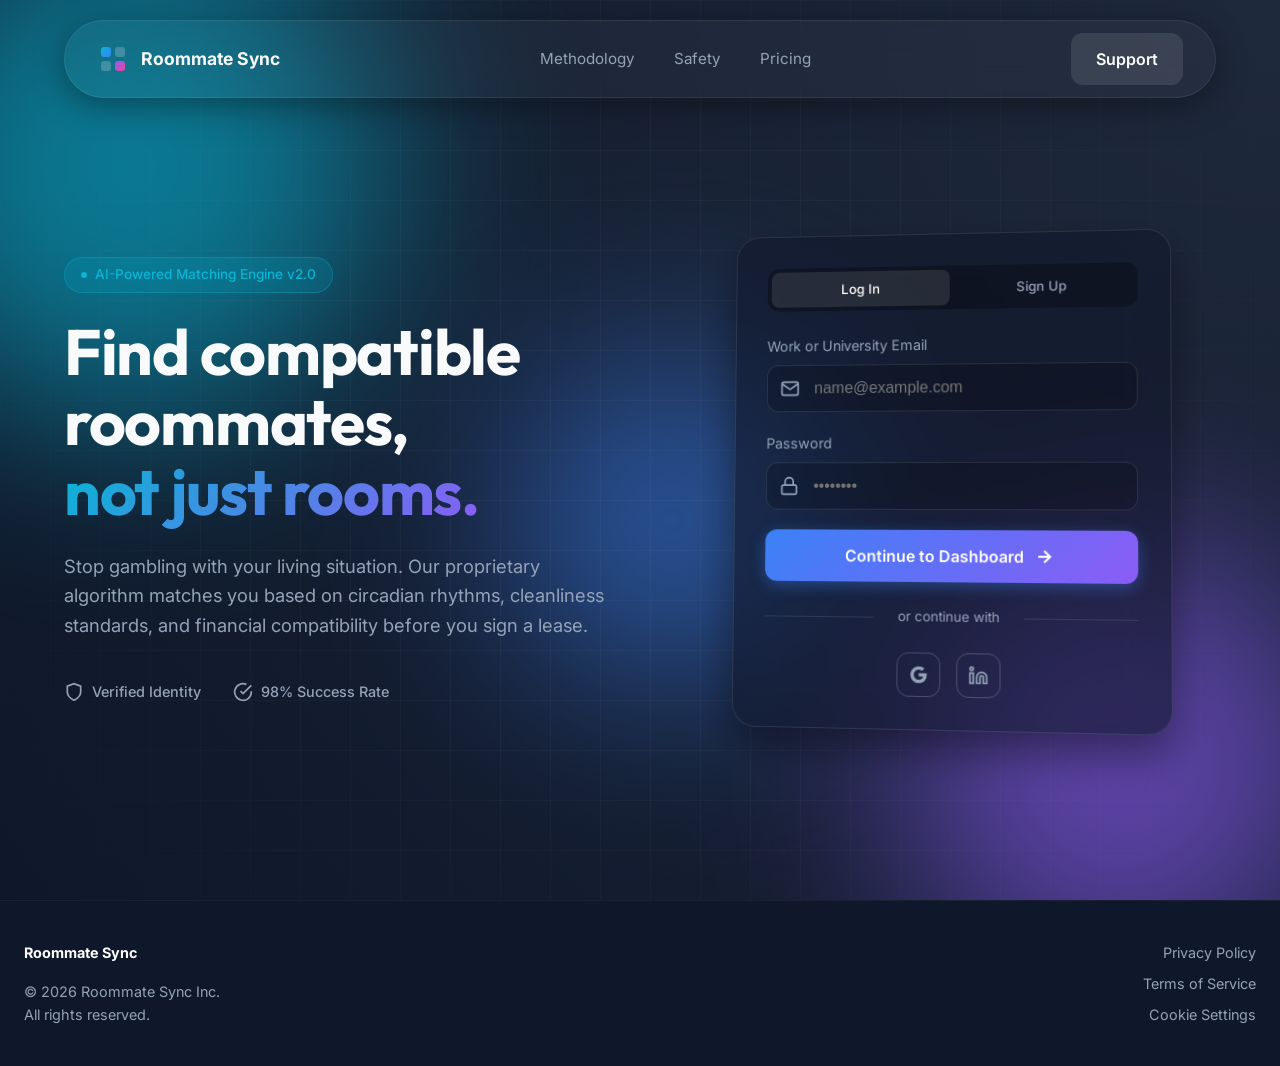
<file: index.html>
<!DOCTYPE html>
<html lang="en">
<head>
    <meta charset="UTF-8">
    <meta name="viewport" content="width=device-width, initial-scale=1.0">
    <title>Roommate Sync | Intelligent Living Compatibility</title>
    <link rel="stylesheet" href="style.css">
    <link rel="preconnect" href="https://fonts.googleapis.com">
    <link rel="preconnect" href="https://fonts.gstatic.com" crossorigin>
    <link href="https://fonts.googleapis.com/css2?family=Inter:wght@300;400;500;600;700&family=Outfit:wght@400;500;700;800&display=swap" rel="stylesheet">
</head>
<body class="page-auth">
    <div class="bg-layer">
        <div class="orb orb-1"></div>
        <div class="orb orb-2"></div>
        <div class="orb orb-3"></div>
        <div class="grid-overlay"></div>
        <div class="noise-overlay"></div>
    </div>

    <nav class="navbar glass-panel">
        <div class="nav-container">
            <a href="index.html" class="brand-logo">
                <svg width="32" height="32" viewBox="0 0 32 32" fill="none" xmlns="http://www.w3.org/2000/svg">
                    <rect x="4" y="4" width="10" height="10" rx="3" fill="url(#grad1)"/>
                    <rect x="18" y="4" width="10" height="10" rx="3" fill="rgba(255,255,255,0.2)"/>
                    <rect x="4" y="18" width="10" height="10" rx="3" fill="rgba(255,255,255,0.2)"/>
                    <rect x="18" y="18" width="10" height="10" rx="3" fill="url(#grad2)"/>
                    <defs>
                        <linearGradient id="grad1" x1="4" y1="4" x2="14" y2="14" gradientUnits="userSpaceOnUse">
                            <stop stop-color="#06b6d4"/>
                            <stop offset="1" stop-color="#3b82f6"/>
                        </linearGradient>
                        <linearGradient id="grad2" x1="18" y1="18" x2="28" y2="28" gradientUnits="userSpaceOnUse">
                            <stop stop-color="#8b5cf6"/>
                            <stop offset="1" stop-color="#ec4899"/>
                        </linearGradient>
                    </defs> 
                      </svg>
                <span class="brand-text">Roommate Sync</span>
            </a>
            
            <div class="nav-links">
                <a href="#" class="nav-item">Methodology</a>
                <a href="#" class="nav-item">Safety</a>
                <a href="#" class="nav-item">Pricing</a>
            </div>

            <div class="nav-actions">
                <button class="btn btn-ghost">Support</button>
            </div>
        </div>
    </nav>

    <main class="hero-container">
        <div class="hero-content">
            <div class="hero-text">
                <div class="badge-pill">
                    <span class="badge-dot"></span>
                    <span>AI-Powered Matching Engine v2.0</span>
                </div>
                
                <h1 class="headline-xl">
                    Find compatible roommates, <br />
                    <span class="text-gradient">not just rooms.</span>
                </h1>
                
                <p class="hero-subtext">
                    Stop gambling with your living situation. Our proprietary algorithm matches you based on circadian rhythms, cleanliness standards, and financial compatibility before you sign a lease.
                </p>

                <div class="trust-row">
                    <div class="trust-item">
                        <svg class="icon-sm" viewBox="0 0 24 24" fill="none" stroke="currentColor" stroke-width="2"><path d="M12 22s8-4 8-10V5l-8-3-8 3v7c0 6 8 10 8 10z"/></svg>
                        <span>Verified Identity</span>
                    </div>
                    <div class="trust-item">
                        <svg class="icon-sm" viewBox="0 0 24 24" fill="none" stroke="currentColor" stroke-width="2"><path d="M22 11.08V12a10 10 0 1 1-5.93-9.14"/><polyline points="22 4 12 14.01 9 11.01"/></svg>
                        <span>98% Success Rate</span>
                    </div>
                </div>
            </div>

            <div class="auth-wrapper">
                <div class="glass-card auth-card">
                    <div class="card-header">
                        <div class="tab-switcher">
                            <button class="tab-btn active" data-tab="login">Log In</button>
                            <button class="tab-btn" data-tab="signup">Sign Up</button>
                            <div class="tab-indicator"></div>
                        </div>
                    </div>

                    <div class="card-body">
                        <form id="authForm" onsubmit="event.preventDefault();">
                            <div class="input-group">
                                <label for="email" class="input-label">Work or University Email</label>
                                <div class="input-field-wrapper">
                                    <svg class="input-icon" viewBox="0 0 24 24" fill="none" stroke="currentColor" stroke-width="2"><path d="M4 4h16c1.1 0 2 .9 2 2v12c0 1.1-.9 2-2 2H4c-1.1 0-2-.9-2-2V6c0-1.1.9-2 2-2z"/><polyline points="22,6 12,13 2,6"/></svg>
                                    <input type="email" id="email" class="input-field" placeholder="name@example.com" required>
                                </div>
                            </div>

                            <div class="input-group">
                                <label for="password" class="input-label">Password</label>
                                <div class="input-field-wrapper">
                                    <svg class="input-icon" viewBox="0 0 24 24" fill="none" stroke="currentColor" stroke-width="2"><rect x="3" y="11" width="18" height="11" rx="2" ry="2"/><path d="M7 11V7a5 5 0 0 1 10 0v4"/></svg>
                                    <input type="password" id="password" class="input-field" placeholder="••••••••" required>
                                </div>
                            </div>

                            <button type="button" class="btn btn-primary btn-full" onclick="window.location.href='quiz.html'">
                                <span>Continue to Dashboard</span>
                                <svg class="btn-icon" viewBox="0 0 24 24" fill="none" stroke="currentColor" stroke-width="2"><line x1="5" y1="12" x2="19" y2="12"/><polyline points="12 5 19 12 12 19"/></svg>
                            </button>
                        </form>

                        <div class="divider">
                            <span>or continue with</span>
                        </div>

                        <div class="social-row">
                            <button class="btn btn-outline btn-icon-only">
                                <svg viewBox="0 0 24 24" width="20" height="20"><path fill="currentColor" d="M12.545,10.239v3.821h5.445c-0.712,2.315-2.647,3.972-5.445,3.972c-3.332,0-6.033-2.701-6.033-6.032s2.701-6.032,6.033-6.032c1.498,0,2.866,0.549,3.921,1.453l2.814-2.814C17.503,2.988,15.139,2,12.545,2C7.021,2,2.543,6.477,2.543,12s4.478,10,10.002,10c8.396,0,10.249-7.85,9.426-11.748L12.545,10.239z"/></svg>
                            </button>
                            <button class="btn btn-outline btn-icon-only">
                                <svg viewBox="0 0 24 24" width="20" height="20" fill="none" stroke="currentColor" stroke-width="2"><path d="M16 8a6 6 0 0 1 6 6v7h-4v-7a2 2 0 0 0-2-2 2 2 0 0 0-2 2v7h-4v-7a6 6 0 0 1 6-6z"/><rect x="2" y="9" width="4" height="12"/><circle cx="4" cy="4" r="2"/></svg>
                            </button>
                        </div>
                    </div>
                </div>
            </div>
        </div>
    </main>

    <footer class="footer-global">
        <div class="footer-content">
            <div class="footer-col">
                <span class="footer-logo">Roommate Sync</span>
                <p>&copy; 2026 Roommate Sync Inc. <br>All rights reserved.</p>
            </div>
            <div class="footer-col">
                <a href="#">Privacy Policy</a>
                <a href="#">Terms of Service</a>
                <a href="#">Cookie Settings</a>
            </div>
        </div>
    </footer>

    <script src="script.js"></script>
</body>
</html>
</file>
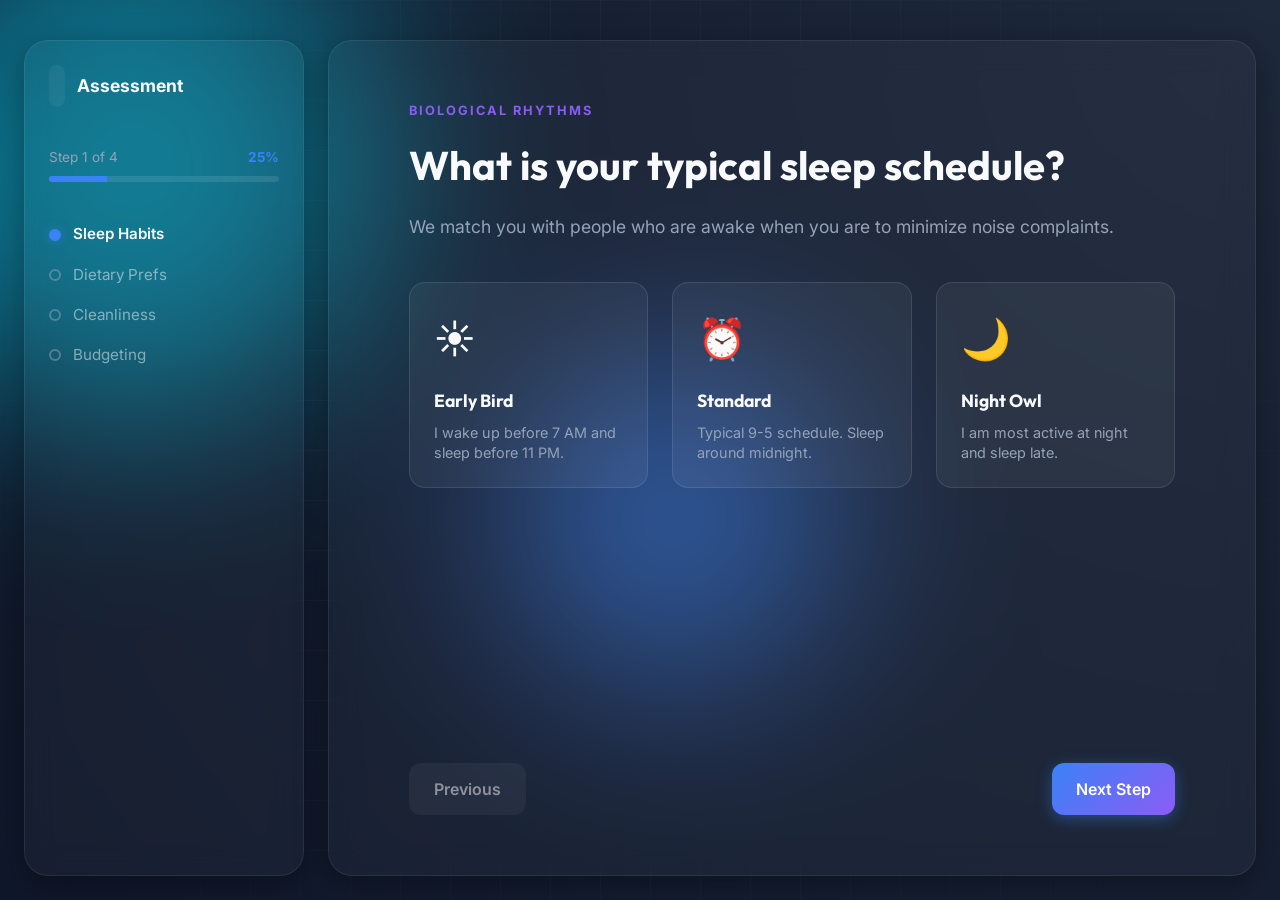
<file: quiz.html>
<!DOCTYPE html>
<html lang="en">
<head>
    <meta charset="UTF-8">
    <meta name="viewport" content="width=device-width, initial-scale=1.0">
    <title>Lifestyle Assessment | Roommate Sync</title>
    <link rel="stylesheet" href="style.css">
    <link href="https://fonts.googleapis.com/css2?family=Inter:wght@300;400;500;600;700&family=Outfit:wght@400;500;700;800&display=swap" rel="stylesheet">
</head>
<body class="page-quiz">
    <div class="bg-layer">
        <div class="orb orb-1 position-alt"></div>
        <div class="orb orb-3 position-alt-2"></div>
        <div class="grid-overlay"></div>
    </div>

    <div class="dashboard-layout">
        <aside class="sidebar glass-panel">
            <div class="sidebar-header">
                <a href="index.html" class="back-link">
                    <svg viewBox="0 0 24 24" fill="none" stroke="currentColor" stroke-width="2"><path d="M3 9l9-7 9 7v11a2 2 0 0 1-2 2H5a2 2 0 0 1-2-2z"/><polyline points="9 22 9 12 15 12 15 22"/></svg>
                </a>
                <span class="sidebar-title">Assessment</span>
            </div>

            <div class="sidebar-progress">
                <div class="progress-info">
                    <span class="step-text">Step <span id="currentStep">1</span> of 4</span>
                    <span class="percentage-text" id="progressPercent">25%</span>
                </div>
                <div class="progress-track">
                    <div class="progress-fill" id="progressBar"></div>
                </div>
            </div>

            <div class="checklist">
                <div class="check-item active">
                    <div class="check-circle"></div>
                    <span>Sleep Habits</span>
                </div>
                <div class="check-item">
                    <div class="check-circle"></div>
                    <span>Dietary Prefs</span>
                </div>
                <div class="check-item">
                    <div class="check-circle"></div>
                    <span>Cleanliness</span>
                </div>
                <div class="check-item">
                    <div class="check-circle"></div>
                    <span>Budgeting</span>
                </div>
            </div>
        </aside>

        <main class="quiz-container">
            <section class="question-card glass-panel active" id="q1">
                <div class="q-header">
                    <span class="q-category">Biological Rhythms</span>
                    <h2 class="q-title">What is your typical sleep schedule?</h2>
                    <p class="q-subtitle">We match you with people who are awake when you are to minimize noise complaints.</p>
                </div>

                <div class="options-grid">
                    <label class="option-card">
                        <input type="radio" name="sleep" value="early">
                        <div class="option-content">
                            <div class="option-icon">☀️</div>
                            <h3 class="option-heading">Early Bird</h3>
                            <p class="option-desc">I wake up before 7 AM and sleep before 11 PM.</p>
                        </div>
                    </label>

                    <label class="option-card">
                        <input type="radio" name="sleep" value="regular">
                        <div class="option-content">
                            <div class="option-icon">⏰</div>
                            <h3 class="option-heading">Standard</h3>
                            <p class="option-desc">Typical 9-5 schedule. Sleep around midnight.</p>
                        </div>
                    </label>

                    <label class="option-card">
                        <input type="radio" name="sleep" value="late">
                        <div class="option-content">
                            <div class="option-icon">🌙</div>
                            <h3 class="option-heading">Night Owl</h3>
                            <p class="option-desc">I am most active at night and sleep late.</p>
                        </div>
                    </label>
                </div>

                <div class="quiz-footer">
                    <button class="btn btn-ghost disabled">Previous</button>
                    <button class="btn btn-primary" onclick="nextStep(2)">Next Step</button>
                </div>
            </section>

            <section class="question-card glass-panel" id="q2">
                <div class="q-header">
                    <span class="q-category">Kitchen Dynamics</span>
                    <h2 class="q-title">What are your dietary preferences?</h2>
                    <p class="q-subtitle">Avoid kitchen conflict by aligning on smell sensitivity and shared meals.</p>
                </div>

                <div class="options-grid">
                    <label class="option-card">
                        <input type="radio" name="food" value="omni">
                        <div class="option-content">
                            <div class="option-icon">🥩</div>
                            <h3 class="option-heading">Omnivore</h3>
                            <p class="option-desc">I eat everything. No restrictions in the house.</p>
                        </div>
                    </label>

                    <label class="option-card">
                        <input type="radio" name="food" value="veg">
                        <div class="option-content">
                            <div class="option-icon">🥗</div>
                            <h3 class="option-heading">Vegetarian/Vegan</h3>
                            <p class="option-desc">I prefer a meat-free cooking environment.</p>
                        </div>
                    </label>

                    <label class="option-card">
                        <input type="radio" name="food" value="strict">
                        <div class="option-content">
                            <div class="option-icon">🚫</div>
                            <h3 class="option-heading">Allergy Free</h3>
                            <p class="option-desc">Strictly no nuts, gluten, or specific allergens.</p>
                        </div>
                    </label>
                </div>

                <div class="quiz-footer">
                    <button class="btn btn-ghost" onclick="prevStep(1)">Previous</button>
                    <button class="btn btn-primary" onclick="nextStep(3)">Next Step</button>
                </div>
            </section>

            <section class="question-card glass-panel" id="q3">
                <div class="q-header">
                    <span class="q-category">Living Standards</span>
                    <h2 class="q-title">How would you describe your cleanliness?</h2>
                    <p class="q-subtitle">Be honest. This is the #1 reason roommate arrangements fail.</p>
                </div>

                <div class="options-grid">
                    <label class="option-card">
                        <input type="radio" name="clean" value="messy">
                        <div class="option-content">
                            <div class="option-icon">🎨</div>
                            <h3 class="option-heading">Creative Chaos</h3>
                            <p class="option-desc">I clean when it gets bad, but clutter is normal.</p>
                        </div>
                    </label>

                    <label class="option-card">
                        <input type="radio" name="clean" value="average">
                        <div class="option-content">
                            <div class="option-icon">🧹</div>
                            <h3 class="option-heading">Regularly Tidy</h3>
                            <p class="option-desc">I clean up after myself and do weekly chores.</p>
                        </div>
                    </label>

                    <label class="option-card">
                        <input type="radio" name="clean" value="neat">
                        <div class="option-content">
                            <div class="option-icon">✨</div>
                            <h3 class="option-heading">Spotless</h3>
                            <p class="option-desc">I cannot relax if there is a dish in the sink.</p>
                        </div>
                    </label>
                </div>

                <div class="quiz-footer">
                    <button class="btn btn-ghost" onclick="prevStep(2)">Previous</button>
                    <button class="btn btn-primary" onclick="nextStep(4)">Next Step</button>
                </div>
            </section>

            <section class="question-card glass-panel" id="q4">
                <div class="q-header">
                    <span class="q-category">Financials</span>
                    <h2 class="q-title">What is your budget mindset?</h2>
                    <p class="q-subtitle">Aligning on spending habits prevents arguments over bills and groceries.</p>
                </div>

                <div class="options-grid">
                    <label class="option-card">
                        <input type="radio" name="budget" value="thrifty">
                        <div class="option-content">
                            <div class="option-icon">📉</div>
                            <h3 class="option-heading">Thrifty</h3>
                            <p class="option-desc">I want to save money. Minimal AC, budget brands.</p>
                        </div>
                    </label>

                    <label class="option-card">
                        <input type="radio" name="budget" value="balanced">
                        <div class="option-content">
                            <div class="option-icon">⚖️</div>
                            <h3 class="option-heading">Balanced</h3>
                            <p class="option-desc">I'm okay spending on comfort, but within reason.</p>
                        </div>
                    </label>

                    <label class="option-card">
                        <input type="radio" name="budget" value="luxury">
                        <div class="option-content">
                            <div class="option-icon">💎</div>
                            <h3 class="option-heading">Premium</h3>
                            <p class="option-desc">I prefer convenience and luxury over saving.</p>
                        </div>
                    </label>
                </div>

                <div class="quiz-footer">
                    <button class="btn btn-ghost" onclick="prevStep(3)">Previous</button>
                    <button class="btn btn-primary" onclick="window.location.href='result.html'">Analyze Results</button>
                </div>
            </section>
        </main>
    </div>

    <script src="script.js"></script>
</body>
</html>
</file>
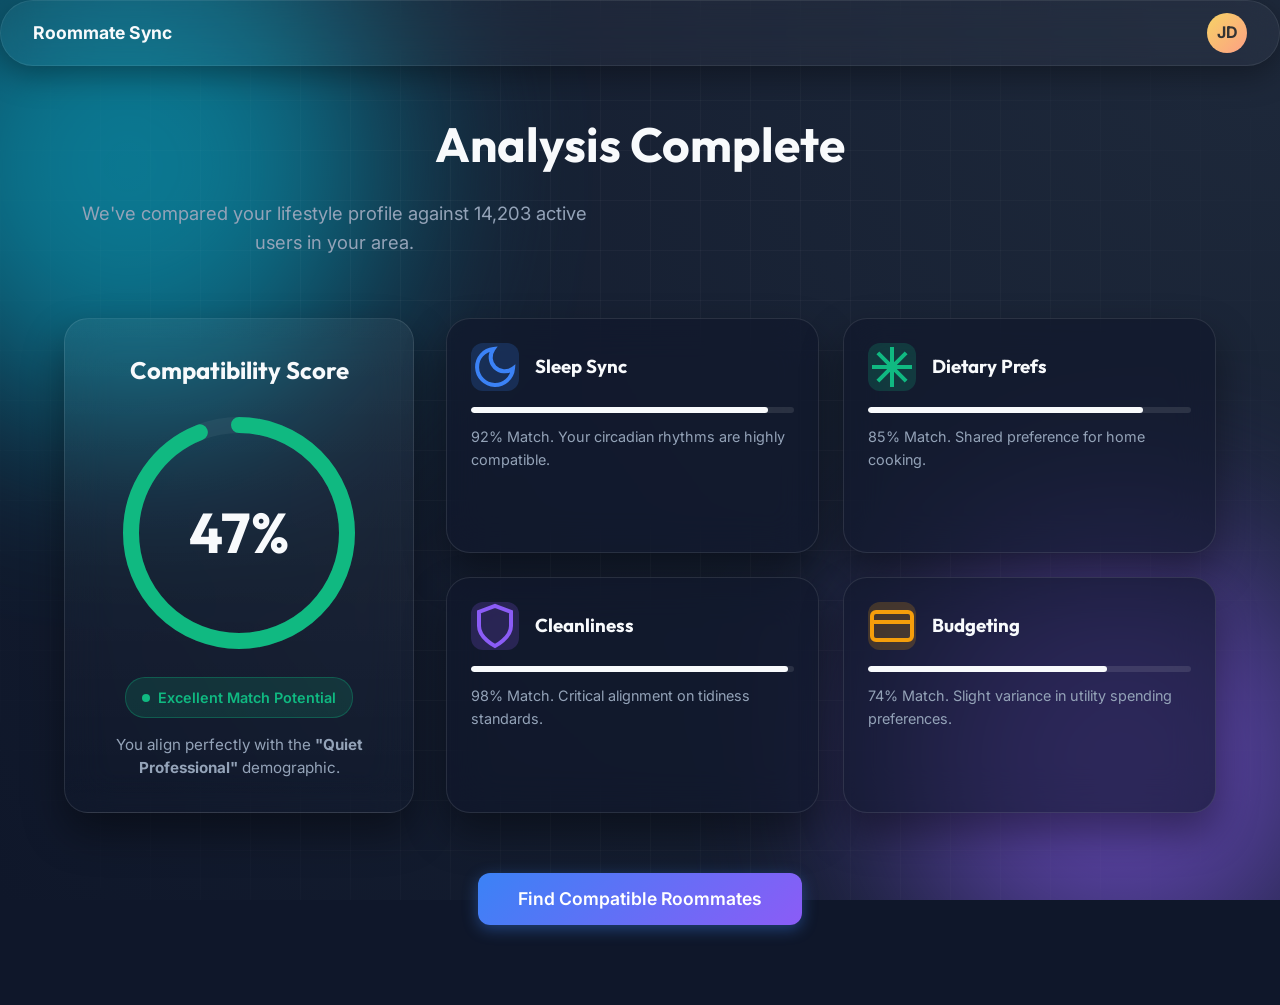
<file: result.html>
<!DOCTYPE html>
<html lang="en">
<head>
    <meta charset="UTF-8">
    <meta name="viewport" content="width=device-width, initial-scale=1.0">
    <title>Compatibility Analysis | Roommate Sync</title>
    <link rel="stylesheet" href="style.css">
    <link href="https://fonts.googleapis.com/css2?family=Inter:wght@300;400;500;600;700&family=Outfit:wght@400;500;700;800&display=swap" rel="stylesheet">
</head>
<body class="page-result">
    <div class="bg-layer">
        <div class="orb orb-1 position-alt-3"></div>
        <div class="orb orb-2 position-alt-2"></div>
        <div class="grid-overlay"></div>
    </div>

    <nav class="navbar glass-panel">
        <div class="nav-container">
            <a href="index.html" class="brand-logo">
                <span class="brand-text">Roommate Sync</span>
            </a>
            <div class="user-profile">
                <div class="user-avatar">JD</div>
            </div>
        </div>
    </nav>

    <main class="result-dashboard">
        
        <header class="result-header">
            <h1 class="headline-lg">Analysis Complete</h1>
            <p class="hero-subtext">We've compared your lifestyle profile against 14,203 active users in your area.</p>
        </header>

        <div class="analytics-grid">
            
            <div class="glass-card score-card">
                <h2 class="card-title">Compatibility Score</h2>
                
                <div class="score-ring-container">
                    <svg class="score-ring" viewBox="0 0 120 120">
                        <circle class="ring-track" cx="60" cy="60" r="54" />
                        <circle class="ring-progress" id="scoreCircle" cx="60" cy="60" r="54" />
                    </svg>
                    <div class="score-value">
                        <span id="scoreNumber">0</span>%
                    </div>
                </div>

                <div class="match-status-badge success">
                    <span class="status-dot"></span>
                    Excellent Match Potential
                </div>

                <p class="score-desc">
                    You align perfectly with the <strong>"Quiet Professional"</strong> demographic.
                </p>
            </div>

            <div class="insights-container">
                
                <div class="glass-card insight-card">
                    <div class="insight-header">
                        <div class="icon-box blue">
                            <svg viewBox="0 0 24 24" fill="none" stroke="currentColor" stroke-width="2"><path d="M21 12.79A9 9 0 1 1 11.21 3 7 7 0 0 0 21 12.79z"></path></svg>
                        </div>
                        <h3>Sleep Sync</h3>
                    </div>
                    <div class="bar-container">
                        <div class="bar-fill" style="width: 92%"></div>
                    </div>
                    <p class="insight-text">92% Match. Your circadian rhythms are highly compatible.</p>
                </div>

                <div class="glass-card insight-card">
                    <div class="insight-header">
                        <div class="icon-box green">
                            <svg viewBox="0 0 24 24" fill="none" stroke="currentColor" stroke-width="2"><path d="M12 2v20M2 12h20M4.93 4.93l14.14 14.14M19.07 4.93 4.93 19.07"/></svg>
                        </div>
                        <h3>Dietary Prefs</h3>
                    </div>
                    <div class="bar-container">
                        <div class="bar-fill" style="width: 85%"></div>
                    </div>
                    <p class="insight-text">85% Match. Shared preference for home cooking.</p>
                </div>

                <div class="glass-card insight-card">
                    <div class="insight-header">
                        <div class="icon-box purple">
                            <svg viewBox="0 0 24 24" fill="none" stroke="currentColor" stroke-width="2"><path d="M12 22s8-4 8-10V5l-8-3-8 3v7c0 6 8 10 8 10z"/></svg>
                        </div>
                        <h3>Cleanliness</h3>
                    </div>
                    <div class="bar-container">
                        <div class="bar-fill" style="width: 98%"></div>
                    </div>
                    <p class="insight-text">98% Match. Critical alignment on tidiness standards.</p>
                </div>

                <div class="glass-card insight-card">
                    <div class="insight-header">
                        <div class="icon-box orange">
                            <svg viewBox="0 0 24 24" fill="none" stroke="currentColor" stroke-width="2"><rect x="2" y="5" width="20" height="14" rx="2" /><line x1="2" y1="10" x2="22" y2="10" /></svg>
                        </div>
                        <h3>Budgeting</h3>
                    </div>
                    <div class="bar-container">
                        <div class="bar-fill" style="width: 74%"></div>
                    </div>
                    <p class="insight-text">74% Match. Slight variance in utility spending preferences.</p>
                </div>

            </div>
        </div>

        <div class="cta-section">
            <button class="btn btn-primary btn-lg shine-effect">Find Compatible Roommates</button>
        </div>

    </main>

    <script src="script.js"></script>
</body>
</html>
</file>
<file: style.css>
/* =========================================
   1. RESET & VARIABLES
   ========================================= */
:root {
    /* Colors */
    --bg-dark: #0f172a;
    --text-main: #f8fafc;
    --text-muted: #94a3b8;
    
    --primary: #3b82f6;
    --secondary: #06b6d4;
    --accent: #8b5cf6;
    --pink: #ec4899;
    
    --success: #10b981;
    --warning: #f59e0b;
    
    /* Glassmorphism */
    --glass-bg: rgba(255, 255, 255, 0.03);
    --glass-border: rgba(255, 255, 255, 0.08);
    --glass-shadow: 0 8px 32px 0 rgba(0, 0, 0, 0.37);
    --blur-strength: 16px;

    /* Spacing */
    --container-max: 1440px;
    --radius-sm: 8px;
    --radius-md: 12px;
    --radius-lg: 24px;
}

* {
    box-sizing: border-box;
    margin: 0;
    padding: 0;
}

body {
    font-family: 'Inter', sans-serif;
    background-color: var(--bg-dark);
    color: var(--text-main);
    line-height: 1.6;
    overflow-x: hidden;
    -webkit-font-smoothing: antialiased;
}

h1, h2, h3, h4 {
    font-family: 'Outfit', sans-serif;
    font-weight: 700;
}

a { text-decoration: none; color: inherit; transition: 0.3s ease; }
button { font-family: inherit; cursor: pointer; border: none; outline: none; }

/* =========================================
   2. BACKGROUND ENGINE & ANIMATIONS
   ========================================= */
.bg-layer {
    position: fixed;
    top: 0;
    left: 0;
    width: 100%;
    height: 100vh;
    z-index: -1;
    overflow: hidden;
    background: radial-gradient(circle at top right, #1e293b, #0f172a);
}

.orb {
    position: absolute;
    border-radius: 50%;
    filter: blur(100px);
    opacity: 0.6;
    animation: float 20s infinite ease-in-out;
}

.orb-1 { width: 40vw; height: 40vw; background: var(--secondary); top: -10%; left: -10%; animation-delay: 0s; }
.orb-2 { width: 35vw; height: 35vw; background: var(--accent); bottom: -10%; right: -5%; animation-delay: -5s; }
.orb-3 { width: 25vw; height: 25vw; background: var(--primary); top: 40%; left: 40%; animation-delay: -10s; }

.grid-overlay {
    position: absolute;
    top: 0; left: 0; width: 100%; height: 100%;
    background-image: 
        linear-gradient(rgba(255,255,255,0.03) 1px, transparent 1px),
        linear-gradient(90deg, rgba(255,255,255,0.03) 1px, transparent 1px);
    background-size: 50px 50px;
    mask-image: radial-gradient(circle, black 40%, transparent 100%);
    pointer-events: none;
}

.noise-overlay {
    position: fixed;
    top: 0; left: 0; width: 100%; height: 100%;
    background: url('[data-uri]');
    opacity: 0.05;
    pointer-events: none;
}

@keyframes float {
    0% { transform: translate(0, 0) scale(1); }
    50% { transform: translate(30px, -30px) scale(1.1); }
    100% { transform: translate(0, 0) scale(1); }
}

@keyframes slideUp {
    from { opacity: 0; transform: translateY(20px); }
    to { opacity: 1; transform: translateY(0); }
}

@keyframes shine {
    0% { background-position: -200% center; }
    100% { background-position: 200% center; }
}

/* =========================================
   3. COMPONENT LIBRARY
   ========================================= */
.glass-panel {
    background: var(--glass-bg);
    backdrop-filter: blur(var(--blur-strength));
    -webkit-backdrop-filter: blur(var(--blur-strength));
    border: 1px solid var(--glass-border);
    box-shadow: var(--glass-shadow);
    border-radius: var(--radius-lg);
}

.glass-card {
    background: rgba(15, 23, 42, 0.6);
    backdrop-filter: blur(20px);
    border: 1px solid rgba(255,255,255,0.1);
    border-radius: var(--radius-lg);
    box-shadow: 0 20px 40px rgba(0,0,0,0.4);
}

/* --- FIXED BUTTON STYLES --- */
.btn {
    height: 52px;              /* Enforce standard height */
    padding: 0 24px;           /* Horizontal padding only */
    border-radius: 12px;       /* Modern radius */
    font-weight: 600;
    font-size: 1rem;
    transition: all 0.2s cubic-bezier(0.2, 0.8, 0.2, 1);
    display: inline-flex;
    align-items: center;
    justify-content: center;
    gap: 10px;
    border: none;
    cursor: pointer;
    font-family: inherit;
    white-space: nowrap;
}

.btn-primary {
    background: linear-gradient(135deg, var(--primary), var(--accent));
    color: white;
    box-shadow: 0 4px 15px rgba(59, 130, 246, 0.4);
}

.btn-primary:hover {
    transform: translateY(-2px);
    box-shadow: 0 8px 25px rgba(59, 130, 246, 0.5);
    filter: brightness(1.1);
}

.btn-primary:active {
    transform: translateY(0);
}

.btn-ghost {
    background: rgba(255,255,255,0.1);
    color: white;
    border: 1px solid transparent;
}

.btn-ghost:hover {
    background: rgba(255,255,255,0.15);
    border-color: rgba(255,255,255,0.2);
}

.btn-full { width: 100%; }

.btn-icon {
    width: 20px;
    height: 20px;
    stroke-width: 2.5px;
}

.btn-outline {
    background: transparent;
    border: 1px solid rgba(255,255,255,0.2);
    color: var(--text-muted);
    height: 44px; /* Smaller height for social buttons */
    padding: 0;
}
.btn-outline:hover {
    border-color: white;
    color: white;
}
.btn-icon-only { width: 44px; display: flex; align-items: center; justify-content: center; border-radius: 12px;}

/* Text Gradients */
.text-gradient {
    background: linear-gradient(135deg, var(--secondary), var(--accent));
    -webkit-background-clip: text;
    -webkit-text-fill-color: transparent;
}

/* =========================================
   4. NAVIGATION
   ========================================= */
.navbar {
    position: fixed;
    top: 20px;
    left: 50%;
    transform: translateX(-50%);
    width: 90%;
    max-width: var(--container-max);
    z-index: 1000;
    border-radius: 100px;
    padding: 12px 32px;
    height: auto;
}

.nav-container {
    display: flex;
    justify-content: space-between;
    align-items: center;
}

.brand-logo { display: flex; align-items: center; gap: 12px; font-weight: 700; font-size: 1.1rem; }
.nav-links { display: flex; gap: 40px; }
.nav-item { font-size: 0.95rem; color: var(--text-muted); }
.nav-item:hover { color: white; }

/* =========================================
   5. INDEX PAGE (AUTH)
   ========================================= */
.hero-container {
    min-height: 100vh;
    display: flex;
    align-items: center;
    justify-content: center;
    padding-top: 100px;
    padding-bottom: 40px;
    max-width: var(--container-max);
    margin: 0 auto;
}

.hero-content {
    display: grid;
    grid-template-columns: 1.2fr 1fr;
    gap: 80px;
    width: 90%;
    align-items: center;
}

.badge-pill {
    background: rgba(6, 182, 212, 0.15);
    border: 1px solid rgba(6, 182, 212, 0.3);
    color: var(--secondary);
    padding: 6px 16px;
    border-radius: 20px;
    font-size: 0.85rem;
    font-weight: 500;
    display: inline-flex;
    align-items: center;
    gap: 8px;
    margin-bottom: 24px;
}

.badge-dot { width: 6px; height: 6px; background: var(--secondary); border-radius: 50%; animation: pulse 2s infinite; }

@keyframes pulse { 0% { opacity: 0.5; } 50% { opacity: 1; box-shadow: 0 0 10px var(--secondary); } 100% { opacity: 0.5; } }

.headline-xl { font-size: 4rem; line-height: 1.1; margin-bottom: 24px; letter-spacing: -0.02em; }
.hero-subtext { font-size: 1.15rem; color: var(--text-muted); margin-bottom: 40px; max-width: 540px; }

.trust-row { display: flex; gap: 32px; color: var(--text-muted); font-size: 0.9rem; font-weight: 500; }
.trust-item { display: flex; align-items: center; gap: 8px; }
.icon-sm { width: 20px; height: 20px; }

/* Auth Card */
.auth-wrapper { perspective: 1000px; }
.auth-card {
    padding: 32px;
    width: 100%;
    max-width: 440px;
    transform: rotateY(-5deg) rotateX(2deg);
    transition: transform 0.5s ease;
}
.auth-card:hover { transform: rotateY(0) rotateX(0); }

.card-header { margin-bottom: 24px; }
.tab-switcher {
    display: flex;
    background: rgba(0,0,0,0.3);
    padding: 4px;
    border-radius: 12px;
    position: relative;
}
.tab-btn {
    flex: 1;
    background: transparent;
    color: var(--text-muted);
    padding: 10px;
    border: none;
    z-index: 2;
    font-weight: 500;
    transition: color 0.3s;
}
.tab-btn.active { color: white; }
.tab-indicator {
    position: absolute;
    top: 4px; left: 4px;
    width: calc(50% - 4px);
    height: calc(100% - 8px);
    background: rgba(255,255,255,0.1);
    border-radius: 8px;
    transition: transform 0.3s ease;
}

.input-group { margin-bottom: 20px; }
.input-label { display: block; font-size: 0.9rem; margin-bottom: 8px; color: var(--text-muted); }
.input-field-wrapper { position: relative; }
.input-icon { position: absolute; left: 14px; top: 14px; width: 20px; height: 20px; color: var(--text-muted); }
.input-field {
    width: 100%;
    background: rgba(0,0,0,0.2);
    border: 1px solid rgba(255,255,255,0.1);
    padding: 12px 12px 12px 48px;
    border-radius: 12px;
    color: white;
    font-size: 1rem;
    height: 48px; /* Fixed height for inputs */
    transition: border-color 0.3s;
}
.input-field:focus { border-color: var(--primary); }

.divider { text-align: center; margin: 24px 0; font-size: 0.85rem; color: var(--text-muted); position: relative; }
.divider::before, .divider::after {
    content: ''; position: absolute; top: 50%; width: 30%; height: 1px; background: rgba(255,255,255,0.1);
}
.divider::before { left: 0; } .divider::after { right: 0; }

.social-row { display: flex; justify-content: center; gap: 16px; }

/* =========================================
   6. QUIZ PAGE
   ========================================= */
.dashboard-layout {
    display: flex;
    height: 100vh;
    padding: 24px;
    gap: 24px;
    max-width: var(--container-max);
    margin: 0 auto;
    padding-top: 40px;
}

.sidebar {
    width: 280px;
    padding: 24px;
    display: flex;
    flex-direction: column;
}

.sidebar-header {
    display: flex;
    align-items: center;
    gap: 12px;
    margin-bottom: 40px;
}
.back-link { color: var(--text-muted); padding: 8px; border-radius: 8px; background: rgba(255,255,255,0.05); }
.back-link:hover { background: rgba(255,255,255,0.1); color: white; }
.sidebar-title { font-weight: 700; font-size: 1.1rem; }

.sidebar-progress { margin-bottom: 40px; }
.progress-info { display: flex; justify-content: space-between; font-size: 0.85rem; margin-bottom: 8px; }
.step-text { color: var(--text-muted); }
.percentage-text { color: var(--primary); font-weight: 700; }
.progress-track { width: 100%; height: 6px; background: rgba(255,255,255,0.1); border-radius: 10px; overflow: hidden; }
.progress-fill { height: 100%; background: var(--primary); width: 25%; transition: width 0.5s cubic-bezier(0.22, 1, 0.36, 1); }

.checklist { display: flex; flex-direction: column; gap: 16px; }
.check-item { display: flex; align-items: center; gap: 12px; font-size: 0.95rem; opacity: 0.5; transition: 0.3s; }
.check-item.active { opacity: 1; font-weight: 600; }
.check-circle { width: 12px; height: 12px; border: 2px solid var(--text-muted); border-radius: 50%; }
.check-item.active .check-circle { background: var(--primary); border-color: var(--primary); box-shadow: 0 0 10px rgba(59, 130, 246, 0.5); }

.quiz-container { flex: 1; position: relative; perspective: 1000px; }
.question-card {
    position: absolute;
    width: 100%;
    height: 100%;
    padding: 60px 80px;
    display: flex;
    flex-direction: column;
    justify-content: center;
    opacity: 0;
    transform: translateX(50px) scale(0.95);
    pointer-events: none;
    transition: all 0.5s cubic-bezier(0.22, 1, 0.36, 1);
}
.question-card.active { opacity: 1; transform: translateX(0) scale(1); pointer-events: all; }

.q-category { text-transform: uppercase; letter-spacing: 2px; font-size: 0.8rem; color: var(--accent); font-weight: 700; margin-bottom: 12px; display: block; }
.q-title { font-size: 2.5rem; margin-bottom: 16px; }
.q-subtitle { color: var(--text-muted); margin-bottom: 40px; font-size: 1.1rem; }

.options-grid { display: grid; grid-template-columns: repeat(3, 1fr); gap: 24px; margin-bottom: 40px; }
.option-card { cursor: pointer; position: relative; }
.option-card input { display: none; }
.option-content {
    background: rgba(255,255,255,0.05);
    border: 1px solid rgba(255,255,255,0.1);
    border-radius: 16px;
    padding: 24px;
    height: 100%;
    transition: 0.3s;
}
.option-card input:checked + .option-content {
    background: rgba(59, 130, 246, 0.15);
    border-color: var(--primary);
    transform: translateY(-5px);
    box-shadow: 0 10px 30px rgba(0,0,0,0.2);
}
.option-icon { font-size: 2.5rem; margin-bottom: 16px; }
.option-heading { font-size: 1.1rem; margin-bottom: 8px; }
.option-desc { font-size: 0.9rem; color: var(--text-muted); line-height: 1.4; }

.quiz-footer { display: flex; justify-content: space-between; margin-top: auto; }
.disabled { opacity: 0.5; pointer-events: none; }

/* =========================================
   7. RESULT PAGE
   ========================================= */
.page-result .navbar { position: relative; transform: none; left: auto; top: 0; width: 100%; margin-bottom: 40px; }
.user-profile { display: flex; align-items: center; gap: 10px; }
.user-avatar { width: 40px; height: 40px; background: linear-gradient(135deg, #f6d365, #fda085); border-radius: 50%; display: flex; align-items: center; justify-content: center; font-weight: 700; color: #333; }

.result-dashboard { max-width: 1200px; margin: 0 auto; padding: 0 24px 80px; }
.result-header { text-align: center; margin-bottom: 60px; animation: slideUp 0.8s ease; }
.headline-lg { font-size: 3rem; margin-bottom: 16px; }

.analytics-grid { display: grid; grid-template-columns: 350px 1fr; gap: 32px; animation: slideUp 1s ease 0.2s backwards; }

.score-card {
    padding: 32px;
    text-align: center;
    display: flex;
    flex-direction: column;
    align-items: center;
    background: linear-gradient(180deg, rgba(255,255,255,0.05) 0%, rgba(255,255,255,0) 100%);
}

.score-ring-container { position: relative; width: 240px; height: 240px; margin: 24px 0; }
.score-ring { width: 100%; height: 100%; transform: rotate(-90deg); }
.ring-track { fill: none; stroke: rgba(255,255,255,0.05); stroke-width: 8; }
.ring-progress {
    fill: none;
    stroke: var(--success);
    stroke-width: 8;
    stroke-linecap: round;
    stroke-dasharray: 339.292;
    stroke-dashoffset: 339.292;
    transition: stroke-dashoffset 2s ease-out;
}
.score-value { position: absolute; top: 50%; left: 50%; transform: translate(-50%, -50%); font-size: 3.5rem; font-weight: 700; font-family: 'Outfit', sans-serif; }

.match-status-badge {
    padding: 8px 16px;
    border-radius: 20px;
    font-weight: 600;
    font-size: 0.9rem;
    display: flex;
    align-items: center;
    gap: 8px;
    margin-bottom: 16px;
}
.success { background: rgba(16, 185, 129, 0.15); color: var(--success); border: 1px solid rgba(16, 185, 129, 0.3); }
.status-dot { width: 8px; height: 8px; background: currentColor; border-radius: 50%; }
.score-desc { font-size: 0.95rem; color: var(--text-muted); line-height: 1.5; }

.insights-container { display: grid; grid-template-columns: 1fr 1fr; gap: 24px; }
.insight-card { padding: 24px; transition: transform 0.3s; }
.insight-card:hover { transform: translateY(-5px); background: rgba(255,255,255,0.07); }

.insight-header { display: flex; align-items: center; gap: 16px; margin-bottom: 16px; }
.icon-box {
    width: 48px; height: 48px; border-radius: 12px;
    display: flex; align-items: center; justify-content: center;
    color: white;
}
.blue { background: rgba(59, 130, 246, 0.2); color: var(--primary); }
.green { background: rgba(16, 185, 129, 0.2); color: var(--success); }
.purple { background: rgba(139, 92, 246, 0.2); color: var(--accent); }
.orange { background: rgba(245, 158, 11, 0.2); color: var(--warning); }

.bar-container { width: 100%; height: 6px; background: rgba(255,255,255,0.1); border-radius: 4px; margin-bottom: 12px; overflow: hidden; }
.bar-fill { height: 100%; background: currentColor; border-radius: 4px; }
.blue ~ .bar-container .bar-fill { background: var(--primary); }
.green ~ .bar-container .bar-fill { background: var(--success); }
.purple ~ .bar-container .bar-fill { background: var(--accent); }
.orange ~ .bar-container .bar-fill { background: var(--warning); }

.insight-text { font-size: 0.9rem; color: var(--text-muted); }

.cta-section { text-align: center; margin-top: 60px; animation: slideUp 1s ease 0.4s backwards; }
.btn-lg { padding: 16px 40px; font-size: 1.1rem; }
.shine-effect {
    position: relative;
    overflow: hidden;
}
.shine-effect::after {
    content: '';
    position: absolute;
    top: 0; left: -100%;
    width: 100%; height: 100%;
    background: linear-gradient(90deg, transparent, rgba(255,255,255,0.4), transparent);
    animation: shine 3s infinite;
}

/* Footer */
.footer-global { padding: 40px 24px; border-top: 1px solid rgba(255,255,255,0.05); margin-top: auto; }
.footer-content { max-width: var(--container-max); margin: 0 auto; display: flex; justify-content: space-between; align-items: center; color: var(--text-muted); font-size: 0.9rem; }
.footer-logo { display: block; font-weight: 700; color: white; margin-bottom: 8px; }
.footer-col { display: flex; flex-direction: column; gap: 8px; }
.footer-col:last-child { align-items: flex-end; }
.footer-col a:hover { color: var(--primary); }

/* MEDIA QUERIES */
@media (max-width: 1024px) {
    .hero-content { grid-template-columns: 1fr; text-align: center; }
    .hero-text { margin: 0 auto; display: flex; flex-direction: column; align-items: center; }
    .auth-wrapper { margin: 0 auto; }
    .trust-row { justify-content: center; }
    .dashboard-layout { flex-direction: column; }
    .sidebar { width: 100%; flex-direction: row; align-items: center; justify-content: space-between; }
    .checklist { display: none; }
    .analytics-grid { grid-template-columns: 1fr; }
}
</file>
